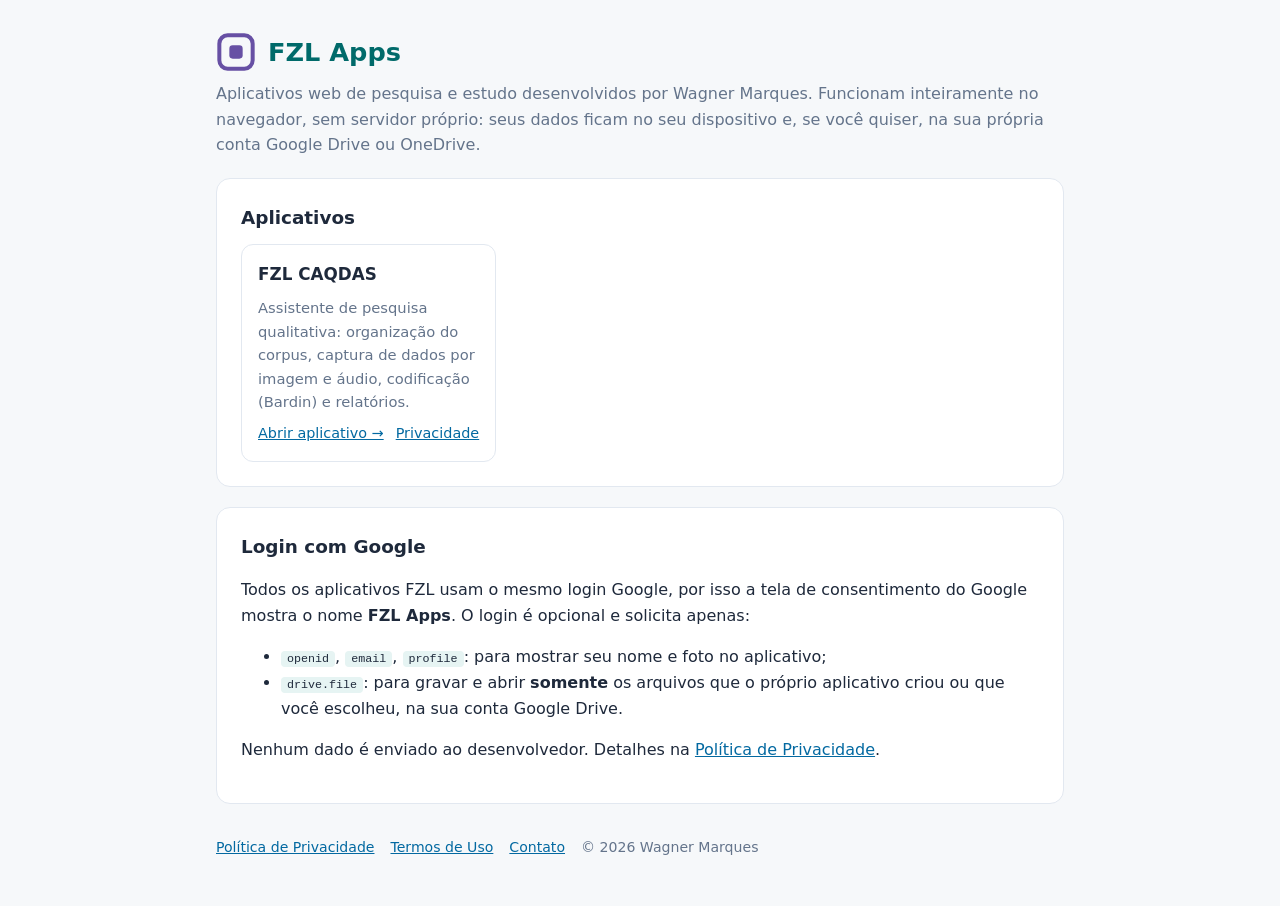
<file: index.html>
<!doctype html>
<html lang="pt-BR">
  <head>
    <meta charset="utf-8" />
    <meta name="viewport" content="width=device-width, initial-scale=1" />
    <title>FZL Apps</title>
    <meta
      name="description"
      content="FZL Apps: aplicativos web de pesquisa e estudo que funcionam no navegador, com login Google opcional e dados no seu dispositivo ou na sua própria nuvem."
    />
    <link rel="icon" href="favicon.svg" type="image/svg+xml" />
    <link rel="stylesheet" href="style.css" />
  </head>
  <body>
    <div class="wrap">
      <header class="site">
        <img src="favicon.svg" alt="" />
        <h1>FZL Apps</h1>
      </header>
      <p class="lead">
        Aplicativos web de pesquisa e estudo desenvolvidos por Wagner Marques. Funcionam inteiramente no navegador, sem
        servidor próprio: seus dados ficam no seu dispositivo e, se você quiser, na sua própria conta Google Drive ou
        OneDrive.
      </p>

      <div id="context" class="context" role="status"></div>

      <section class="card">
        <h2>Aplicativos</h2>
        <div id="apps" class="apps"></div>
      </section>

      <section class="card">
        <h2>Login com Google</h2>
        <p>
          Todos os aplicativos FZL usam o mesmo login Google, por isso a tela de consentimento do Google mostra o nome
          <strong>FZL Apps</strong>. O login é opcional e solicita apenas:
        </p>
        <ul>
          <li><code>openid</code>, <code>email</code>, <code>profile</code>: para mostrar seu nome e foto no aplicativo;</li>
          <li>
            <code>drive.file</code>: para gravar e abrir <strong>somente</strong> os arquivos que o próprio aplicativo criou
            ou que você escolheu, na sua conta Google Drive.
          </li>
        </ul>
        <p>
          Nenhum dado é enviado ao desenvolvedor. Detalhes na
          <a href="privacy.html">Política de Privacidade</a>.
        </p>
      </section>

      <footer>
        <a href="privacy.html">Política de Privacidade</a>
        <a href="terms.html">Termos de Uso</a>
        <a href="mailto:wagnerdocri@gmail.com">Contato</a>
        <span>© 2026 Wagner Marques</span>
      </footer>
    </div>

    <script src="apps.js"></script>
    <script>
      ;(function () {
        var apps = window.FZL_APPS || []
        var params = new URLSearchParams(location.search)
        var current = params.get('app')
        var list = document.getElementById('apps')

        apps.forEach(function (app) {
          var el = document.createElement('article')
          el.className = 'app' + (app.id === current ? ' current' : '')
          var h = document.createElement('h3')
          h.textContent = app.name
          var p = document.createElement('p')
          p.textContent = app.description
          var links = document.createElement('div')
          links.className = 'links'
          var open = document.createElement('a')
          open.href = app.url
          open.textContent = 'Abrir aplicativo →'
          var priv = document.createElement('a')
          priv.href = app.privacy
          priv.textContent = 'Privacidade'
          links.append(open, priv)
          el.append(h, p, links)
          list.append(el)
        })

        var match = apps.find(function (a) {
          return a.id === current
        })
        if (match) {
          var ctx = document.getElementById('context')
          ctx.textContent = ''
          var strong = document.createElement('strong')
          strong.textContent = match.name
          var back = document.createElement('a')
          back.href = match.url
          back.textContent = 'Voltar ao ' + match.name
          ctx.append('Você chegou aqui a partir do ', strong, ', que faz parte dos FZL Apps. ', back, '.')
          ctx.classList.add('show')
        }
      })()
    </script>
  </body>
</html>
</file>
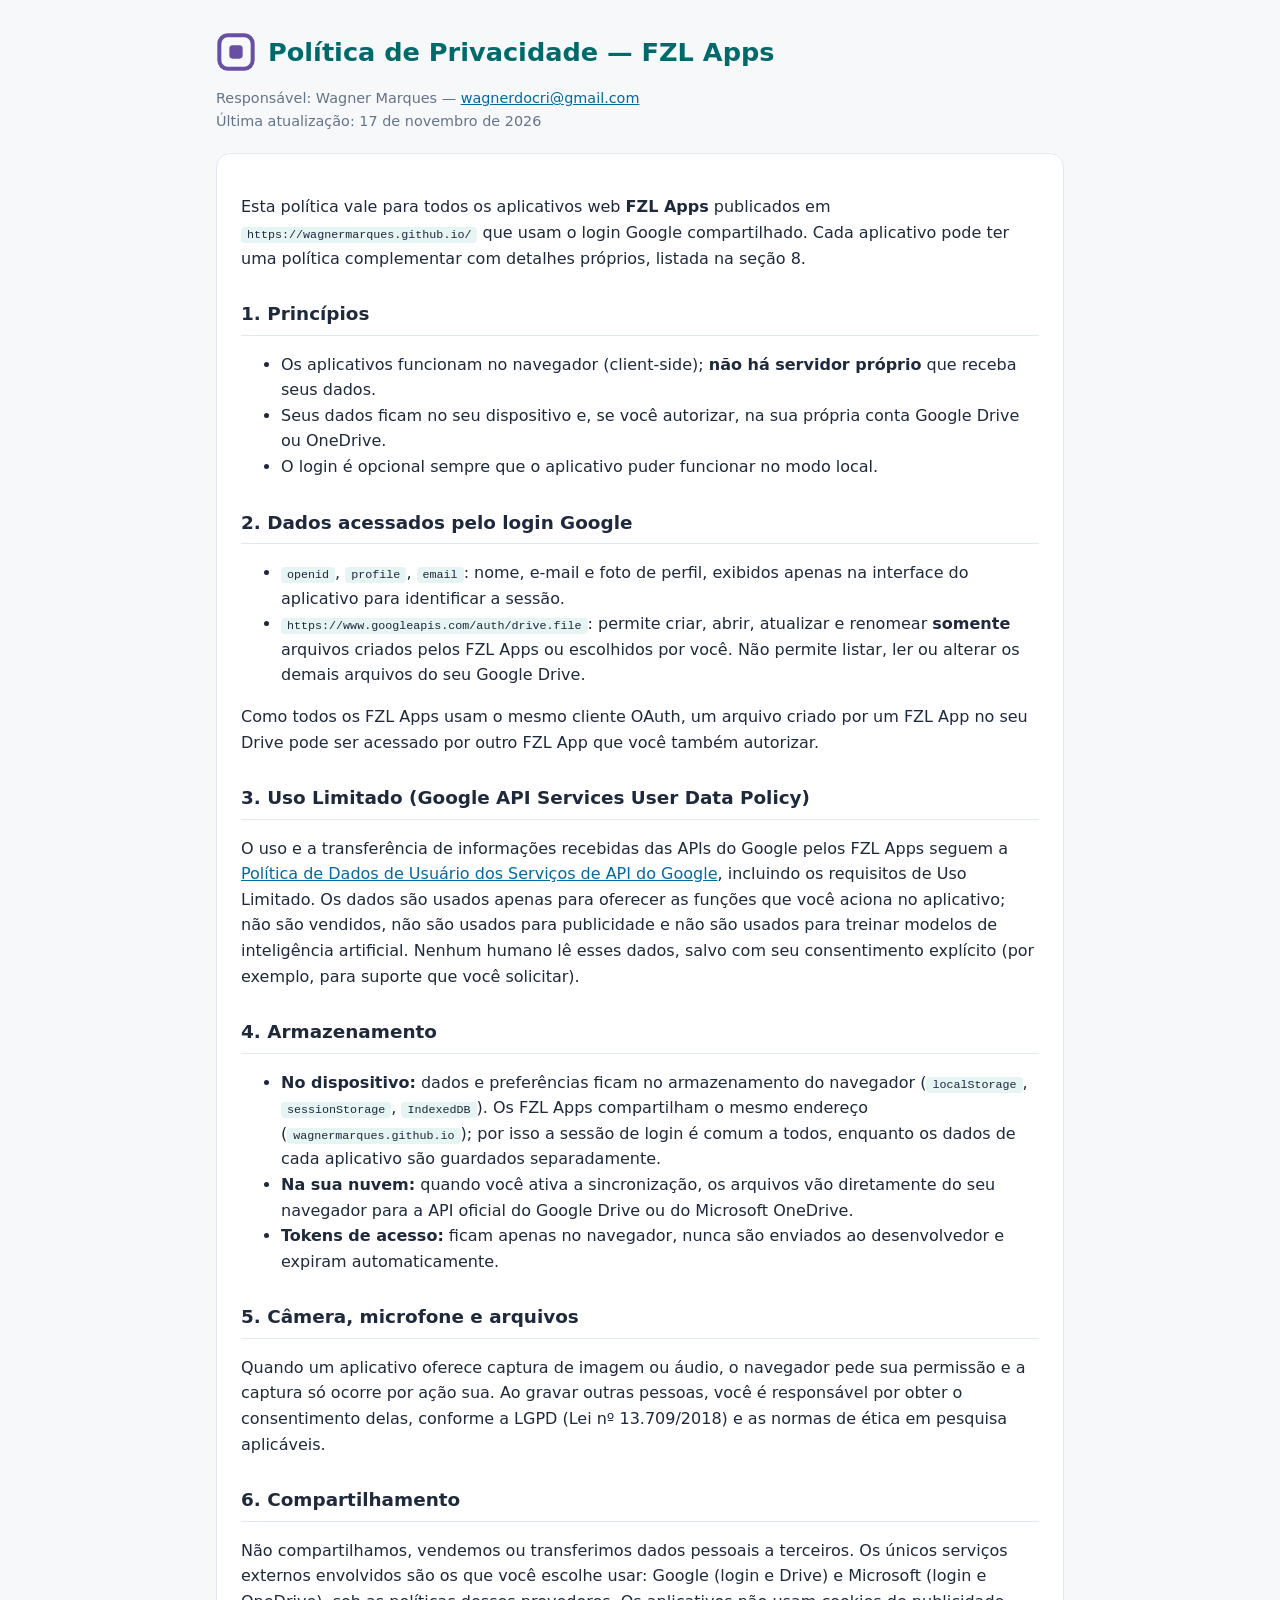
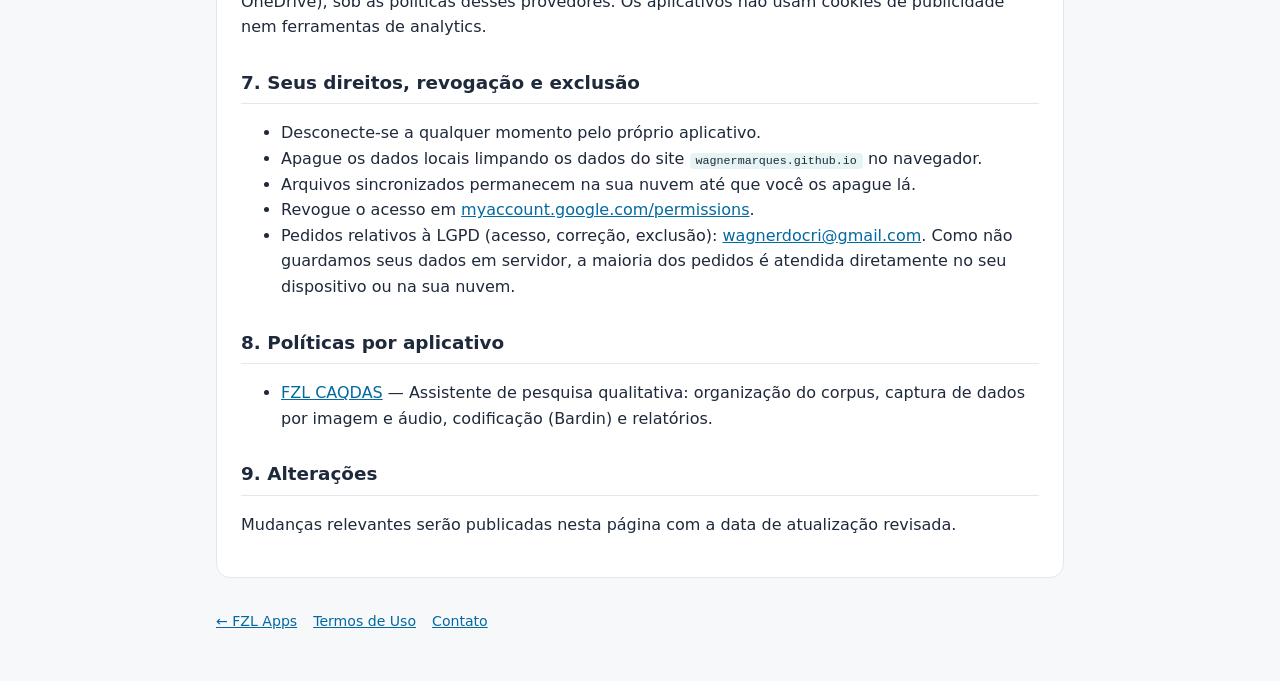
<file: privacidade.html>
<!doctype html>
<html lang="pt-BR">
  <head>
    <meta charset="utf-8" />
    <meta name="viewport" content="width=device-width, initial-scale=1" />
    <title>Política de Privacidade — FZL Apps</title>
    <link rel="icon" href="favicon.svg" type="image/svg+xml" />
    <link rel="stylesheet" href="style.css" />
    <link rel="canonical" href="https://wagnermarques.github.io/privacy.html" />
  </head>
  <body>
    <div class="wrap">
      <header class="site">
        <img src="favicon.svg" alt="" />
        <h1>Política de Privacidade — FZL Apps</h1>
      </header>
      <p class="meta">
        Responsável: Wagner Marques — <a href="mailto:wagnerdocri@gmail.com">wagnerdocri@gmail.com</a><br />
        Última atualização: 17 de novembro de 2026
      </p>

      <article class="card doc">
        <p>
          Esta política vale para todos os aplicativos web <strong>FZL Apps</strong> publicados em
          <code>https://wagnermarques.github.io/</code> que usam o login Google compartilhado. Cada aplicativo pode ter
          uma política complementar com detalhes próprios, listada na seção 8.
        </p>

        <h2>1. Princípios</h2>
        <ul>
          <li>Os aplicativos funcionam no navegador (client-side); <strong>não há servidor próprio</strong> que receba seus dados.</li>
          <li>Seus dados ficam no seu dispositivo e, se você autorizar, na sua própria conta Google Drive ou OneDrive.</li>
          <li>O login é opcional sempre que o aplicativo puder funcionar no modo local.</li>
        </ul>

        <h2>2. Dados acessados pelo login Google</h2>
        <ul>
          <li>
            <code>openid</code>, <code>profile</code>, <code>email</code>: nome, e-mail e foto de perfil, exibidos apenas na
            interface do aplicativo para identificar a sessão.
          </li>
          <li>
            <code>https://www.googleapis.com/auth/drive.file</code>: permite criar, abrir, atualizar e renomear
            <strong>somente</strong> arquivos criados pelos FZL Apps ou escolhidos por você. Não permite listar, ler ou
            alterar os demais arquivos do seu Google Drive.
          </li>
        </ul>
        <p>
          Como todos os FZL Apps usam o mesmo cliente OAuth, um arquivo criado por um FZL App no seu Drive pode ser acessado
          por outro FZL App que você também autorizar.
        </p>

        <h2>3. Uso Limitado (Google API Services User Data Policy)</h2>
        <p>
          O uso e a transferência de informações recebidas das APIs do Google pelos FZL Apps seguem a
          <a href="https://developers.google.com/terms/api-services-user-data-policy" target="_blank" rel="noopener noreferrer">
            Política de Dados de Usuário dos Serviços de API do Google</a>, incluindo os requisitos de Uso Limitado. Os dados
          são usados apenas para oferecer as funções que você aciona no aplicativo; não são vendidos, não são usados para
          publicidade e não são usados para treinar modelos de inteligência artificial. Nenhum humano lê esses dados, salvo
          com seu consentimento explícito (por exemplo, para suporte que você solicitar).
        </p>

        <h2>4. Armazenamento</h2>
        <ul>
          <li>
            <strong>No dispositivo:</strong> dados e preferências ficam no armazenamento do navegador
            (<code>localStorage</code>, <code>sessionStorage</code>, <code>IndexedDB</code>). Os FZL Apps compartilham o
            mesmo endereço (<code>wagnermarques.github.io</code>); por isso a sessão de login é comum a todos, enquanto os
            dados de cada aplicativo são guardados separadamente.
          </li>
          <li>
            <strong>Na sua nuvem:</strong> quando você ativa a sincronização, os arquivos vão diretamente do seu navegador
            para a API oficial do Google Drive ou do Microsoft OneDrive.
          </li>
          <li>
            <strong>Tokens de acesso:</strong> ficam apenas no navegador, nunca são enviados ao desenvolvedor e expiram
            automaticamente.
          </li>
        </ul>

        <h2>5. Câmera, microfone e arquivos</h2>
        <p>
          Quando um aplicativo oferece captura de imagem ou áudio, o navegador pede sua permissão e a captura só ocorre por
          ação sua. Ao gravar outras pessoas, você é responsável por obter o consentimento delas, conforme a LGPD
          (Lei nº 13.709/2018) e as normas de ética em pesquisa aplicáveis.
        </p>

        <h2>6. Compartilhamento</h2>
        <p>
          Não compartilhamos, vendemos ou transferimos dados pessoais a terceiros. Os únicos serviços externos envolvidos
          são os que você escolhe usar: Google (login e Drive) e Microsoft (login e OneDrive), sob as políticas desses
          provedores. Os aplicativos não usam cookies de publicidade nem ferramentas de analytics.
        </p>

        <h2>7. Seus direitos, revogação e exclusão</h2>
        <ul>
          <li>Desconecte-se a qualquer momento pelo próprio aplicativo.</li>
          <li>Apague os dados locais limpando os dados do site <code>wagnermarques.github.io</code> no navegador.</li>
          <li>Arquivos sincronizados permanecem na sua nuvem até que você os apague lá.</li>
          <li>
            Revogue o acesso em
            <a href="https://myaccount.google.com/permissions" target="_blank" rel="noopener noreferrer">myaccount.google.com/permissions</a>.
          </li>
          <li>
            Pedidos relativos à LGPD (acesso, correção, exclusão): <a href="mailto:wagnerdocri@gmail.com">wagnerdocri@gmail.com</a>.
            Como não guardamos seus dados em servidor, a maioria dos pedidos é atendida diretamente no seu dispositivo ou
            na sua nuvem.
          </li>
        </ul>

        <h2>8. Políticas por aplicativo</h2>
        <ul id="app-policies"></ul>

        <h2>9. Alterações</h2>
        <p>Mudanças relevantes serão publicadas nesta página com a data de atualização revisada.</p>
      </article>

      <footer>
        <a href="./">← FZL Apps</a>
        <a href="terms.html">Termos de Uso</a>
        <a href="mailto:wagnerdocri@gmail.com">Contato</a>
      </footer>
    </div>

    <script src="apps.js"></script>
    <script>
      ;(function () {
        var ul = document.getElementById('app-policies')
        ;(window.FZL_APPS || []).forEach(function (app) {
          var li = document.createElement('li')
          var a = document.createElement('a')
          a.href = app.privacy
          a.textContent = app.name
          li.append(a, ' — ' + app.description)
          ul.append(li)
        })
      })()
    </script>
    <noscript>
      <p class="wrap">
        Política do FZL CAQDAS:
        <a href="https://wagnermarques.github.io/fzl-caqdas/privacy.html">wagnermarques.github.io/fzl-caqdas/privacy.html</a>
      </p>
    </noscript>
  </body>
</html>
</file>
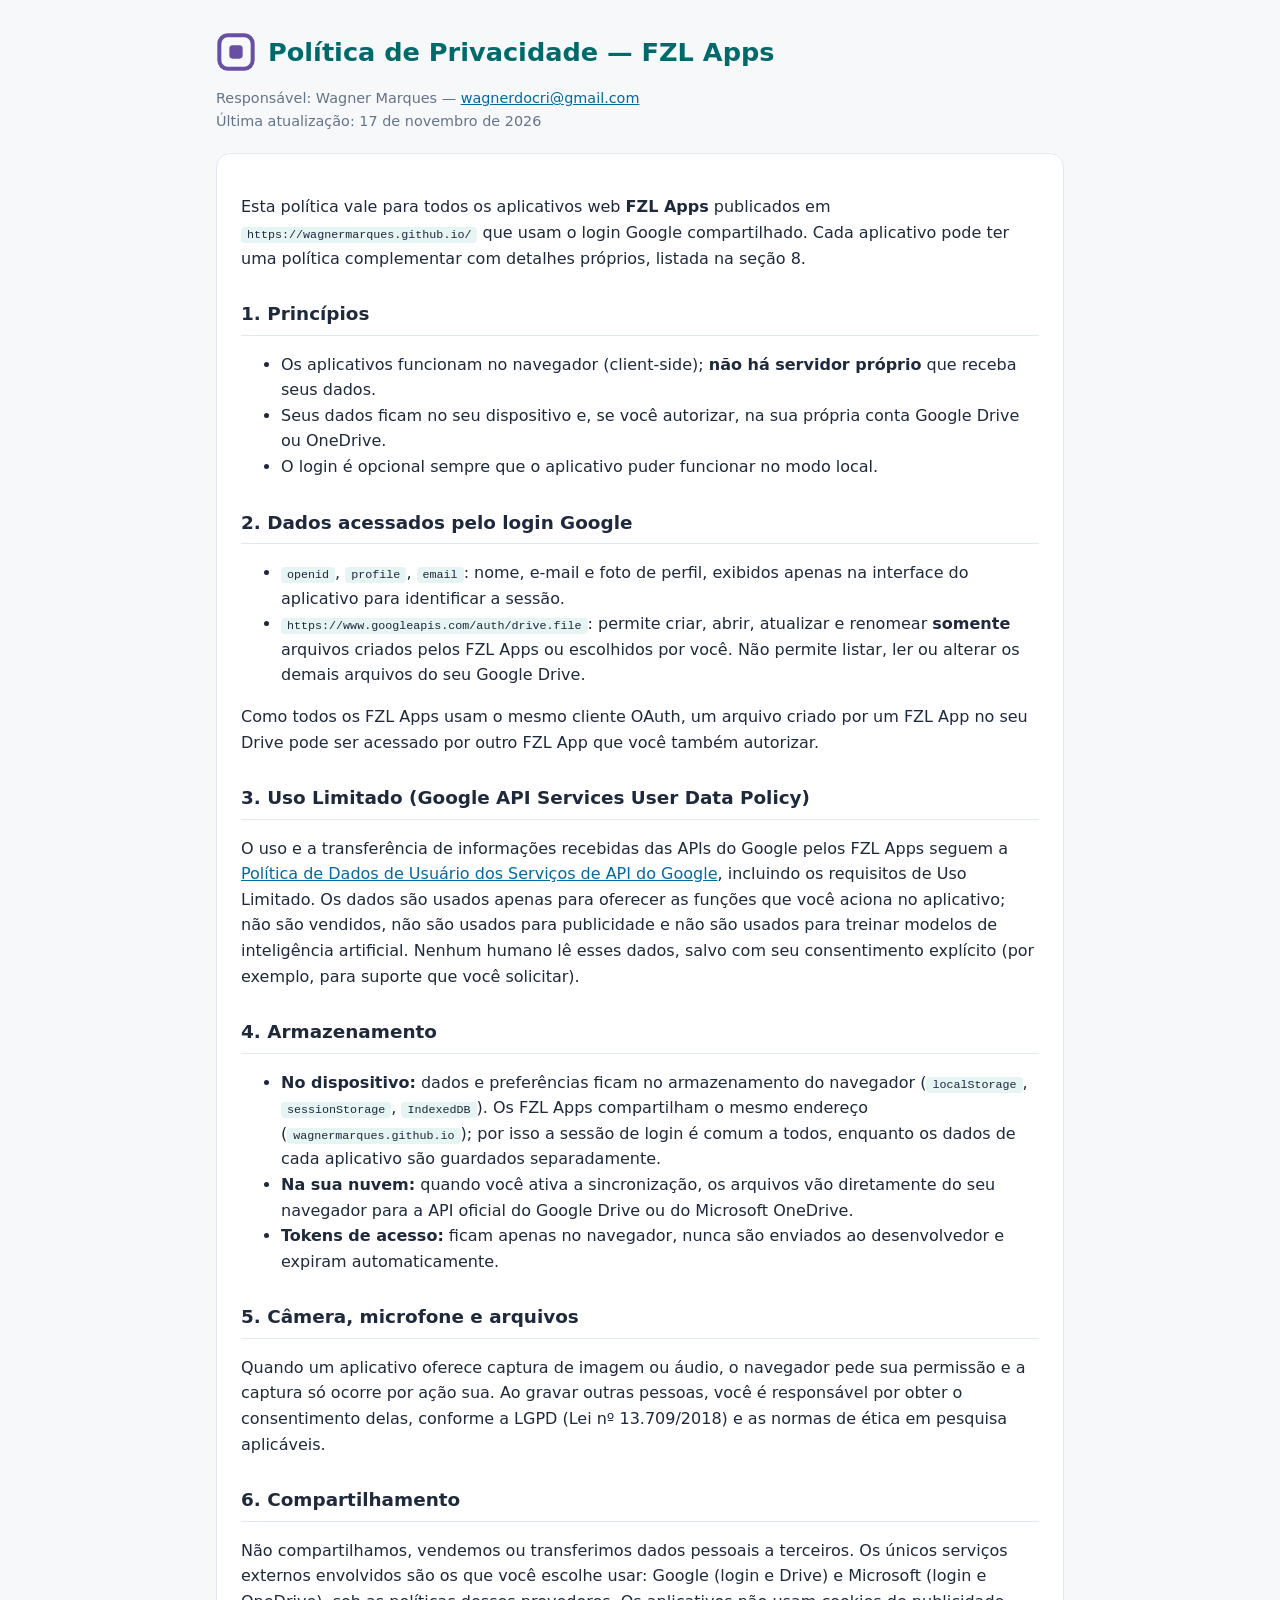
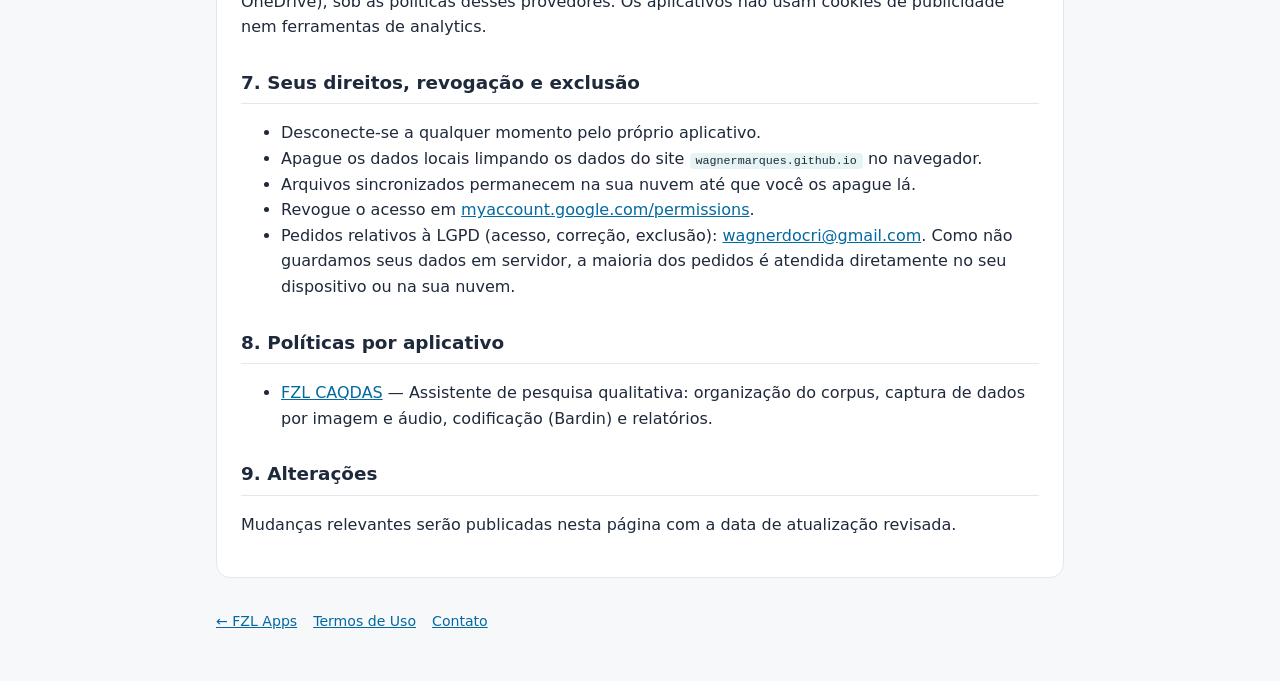
<file: privacy.html>
<!doctype html>
<html lang="pt-BR">
  <head>
    <meta charset="utf-8" />
    <meta name="viewport" content="width=device-width, initial-scale=1" />
    <title>Política de Privacidade — FZL Apps</title>
    <link rel="icon" href="favicon.svg" type="image/svg+xml" />
    <link rel="stylesheet" href="style.css" />
  </head>
  <body>
    <div class="wrap">
      <header class="site">
        <img src="favicon.svg" alt="" />
        <h1>Política de Privacidade — FZL Apps</h1>
      </header>
      <p class="meta">
        Responsável: Wagner Marques — <a href="mailto:wagnerdocri@gmail.com">wagnerdocri@gmail.com</a><br />
        Última atualização: 17 de novembro de 2026
      </p>

      <article class="card doc">
        <p>
          Esta política vale para todos os aplicativos web <strong>FZL Apps</strong> publicados em
          <code>https://wagnermarques.github.io/</code> que usam o login Google compartilhado. Cada aplicativo pode ter
          uma política complementar com detalhes próprios, listada na seção 8.
        </p>

        <h2>1. Princípios</h2>
        <ul>
          <li>Os aplicativos funcionam no navegador (client-side); <strong>não há servidor próprio</strong> que receba seus dados.</li>
          <li>Seus dados ficam no seu dispositivo e, se você autorizar, na sua própria conta Google Drive ou OneDrive.</li>
          <li>O login é opcional sempre que o aplicativo puder funcionar no modo local.</li>
        </ul>

        <h2>2. Dados acessados pelo login Google</h2>
        <ul>
          <li>
            <code>openid</code>, <code>profile</code>, <code>email</code>: nome, e-mail e foto de perfil, exibidos apenas na
            interface do aplicativo para identificar a sessão.
          </li>
          <li>
            <code>https://www.googleapis.com/auth/drive.file</code>: permite criar, abrir, atualizar e renomear
            <strong>somente</strong> arquivos criados pelos FZL Apps ou escolhidos por você. Não permite listar, ler ou
            alterar os demais arquivos do seu Google Drive.
          </li>
        </ul>
        <p>
          Como todos os FZL Apps usam o mesmo cliente OAuth, um arquivo criado por um FZL App no seu Drive pode ser acessado
          por outro FZL App que você também autorizar.
        </p>

        <h2>3. Uso Limitado (Google API Services User Data Policy)</h2>
        <p>
          O uso e a transferência de informações recebidas das APIs do Google pelos FZL Apps seguem a
          <a href="https://developers.google.com/terms/api-services-user-data-policy" target="_blank" rel="noopener noreferrer">
            Política de Dados de Usuário dos Serviços de API do Google</a>, incluindo os requisitos de Uso Limitado. Os dados
          são usados apenas para oferecer as funções que você aciona no aplicativo; não são vendidos, não são usados para
          publicidade e não são usados para treinar modelos de inteligência artificial. Nenhum humano lê esses dados, salvo
          com seu consentimento explícito (por exemplo, para suporte que você solicitar).
        </p>

        <h2>4. Armazenamento</h2>
        <ul>
          <li>
            <strong>No dispositivo:</strong> dados e preferências ficam no armazenamento do navegador
            (<code>localStorage</code>, <code>sessionStorage</code>, <code>IndexedDB</code>). Os FZL Apps compartilham o
            mesmo endereço (<code>wagnermarques.github.io</code>); por isso a sessão de login é comum a todos, enquanto os
            dados de cada aplicativo são guardados separadamente.
          </li>
          <li>
            <strong>Na sua nuvem:</strong> quando você ativa a sincronização, os arquivos vão diretamente do seu navegador
            para a API oficial do Google Drive ou do Microsoft OneDrive.
          </li>
          <li>
            <strong>Tokens de acesso:</strong> ficam apenas no navegador, nunca são enviados ao desenvolvedor e expiram
            automaticamente.
          </li>
        </ul>

        <h2>5. Câmera, microfone e arquivos</h2>
        <p>
          Quando um aplicativo oferece captura de imagem ou áudio, o navegador pede sua permissão e a captura só ocorre por
          ação sua. Ao gravar outras pessoas, você é responsável por obter o consentimento delas, conforme a LGPD
          (Lei nº 13.709/2018) e as normas de ética em pesquisa aplicáveis.
        </p>

        <h2>6. Compartilhamento</h2>
        <p>
          Não compartilhamos, vendemos ou transferimos dados pessoais a terceiros. Os únicos serviços externos envolvidos
          são os que você escolhe usar: Google (login e Drive) e Microsoft (login e OneDrive), sob as políticas desses
          provedores. Os aplicativos não usam cookies de publicidade nem ferramentas de analytics.
        </p>

        <h2>7. Seus direitos, revogação e exclusão</h2>
        <ul>
          <li>Desconecte-se a qualquer momento pelo próprio aplicativo.</li>
          <li>Apague os dados locais limpando os dados do site <code>wagnermarques.github.io</code> no navegador.</li>
          <li>Arquivos sincronizados permanecem na sua nuvem até que você os apague lá.</li>
          <li>
            Revogue o acesso em
            <a href="https://myaccount.google.com/permissions" target="_blank" rel="noopener noreferrer">myaccount.google.com/permissions</a>.
          </li>
          <li>
            Pedidos relativos à LGPD (acesso, correção, exclusão): <a href="mailto:wagnerdocri@gmail.com">wagnerdocri@gmail.com</a>.
            Como não guardamos seus dados em servidor, a maioria dos pedidos é atendida diretamente no seu dispositivo ou
            na sua nuvem.
          </li>
        </ul>

        <h2>8. Políticas por aplicativo</h2>
        <ul id="app-policies"></ul>

        <h2>9. Alterações</h2>
        <p>Mudanças relevantes serão publicadas nesta página com a data de atualização revisada.</p>
      </article>

      <footer>
        <a href="./">← FZL Apps</a>
        <a href="terms.html">Termos de Uso</a>
        <a href="mailto:wagnerdocri@gmail.com">Contato</a>
      </footer>
    </div>

    <script src="apps.js"></script>
    <script>
      ;(function () {
        var ul = document.getElementById('app-policies')
        ;(window.FZL_APPS || []).forEach(function (app) {
          var li = document.createElement('li')
          var a = document.createElement('a')
          a.href = app.privacy
          a.textContent = app.name
          li.append(a, ' — ' + app.description)
          ul.append(li)
        })
      })()
    </script>
    <noscript>
      <p class="wrap">
        Política do FZL CAQDAS:
        <a href="https://wagnermarques.github.io/fzl-caqdas/privacy.html">wagnermarques.github.io/fzl-caqdas/privacy.html</a>
      </p>
    </noscript>
  </body>
</html>
</file>
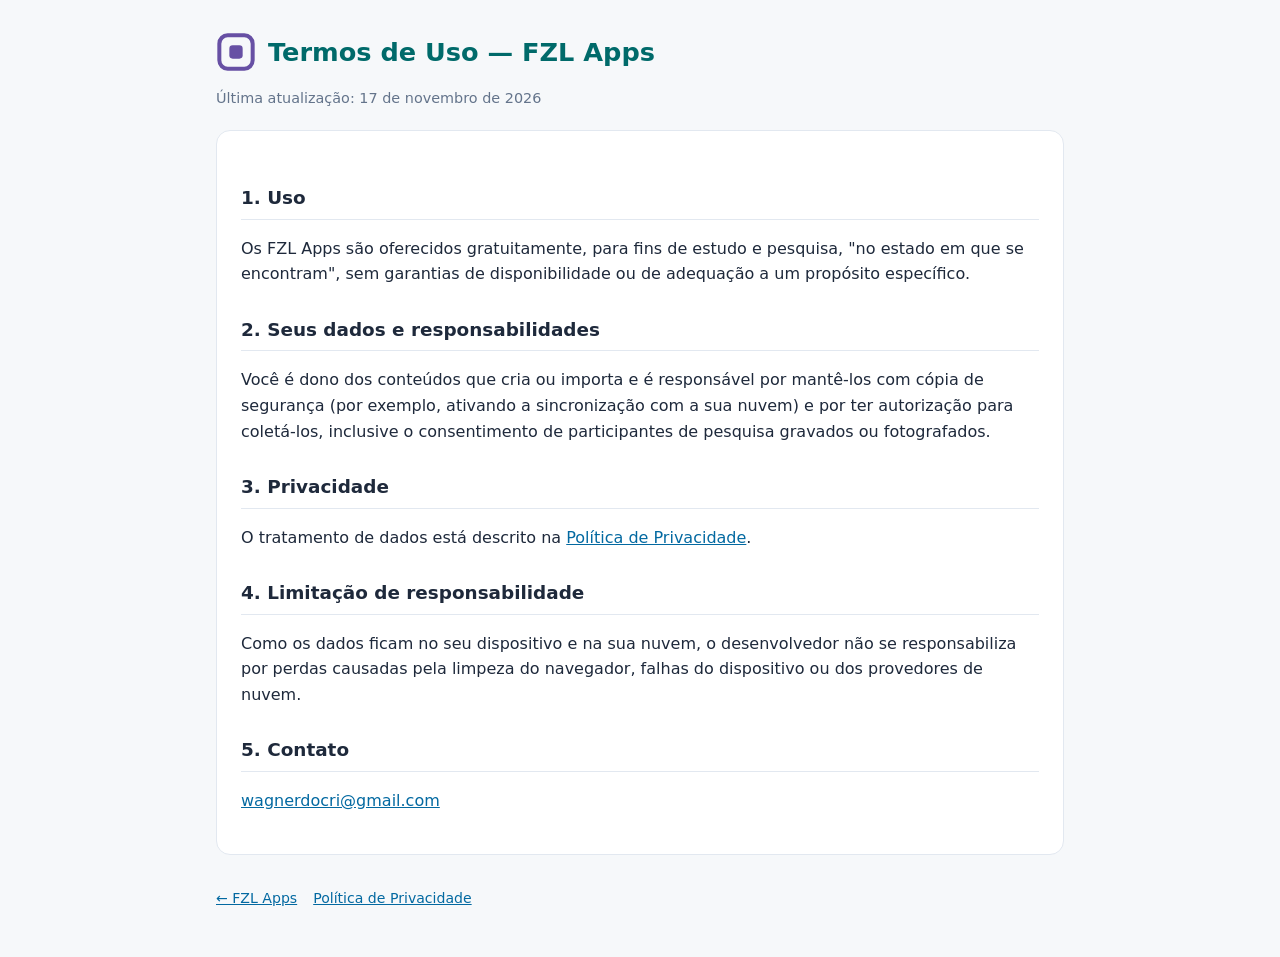
<file: terms.html>
<!doctype html>
<html lang="pt-BR">
  <head>
    <meta charset="utf-8" />
    <meta name="viewport" content="width=device-width, initial-scale=1" />
    <title>Termos de Uso — FZL Apps</title>
    <link rel="icon" href="favicon.svg" type="image/svg+xml" />
    <link rel="stylesheet" href="style.css" />
  </head>
  <body>
    <div class="wrap">
      <header class="site">
        <img src="favicon.svg" alt="" />
        <h1>Termos de Uso — FZL Apps</h1>
      </header>
      <p class="meta">Última atualização: 17 de novembro de 2026</p>

      <article class="card doc">
        <h2>1. Uso</h2>
        <p>
          Os FZL Apps são oferecidos gratuitamente, para fins de estudo e pesquisa, "no estado em que se encontram", sem
          garantias de disponibilidade ou de adequação a um propósito específico.
        </p>

        <h2>2. Seus dados e responsabilidades</h2>
        <p>
          Você é dono dos conteúdos que cria ou importa e é responsável por mantê-los com cópia de segurança (por exemplo,
          ativando a sincronização com a sua nuvem) e por ter autorização para coletá-los, inclusive o consentimento de
          participantes de pesquisa gravados ou fotografados.
        </p>

        <h2>3. Privacidade</h2>
        <p>O tratamento de dados está descrito na <a href="privacy.html">Política de Privacidade</a>.</p>

        <h2>4. Limitação de responsabilidade</h2>
        <p>
          Como os dados ficam no seu dispositivo e na sua nuvem, o desenvolvedor não se responsabiliza por perdas causadas
          pela limpeza do navegador, falhas do dispositivo ou dos provedores de nuvem.
        </p>

        <h2>5. Contato</h2>
        <p><a href="mailto:wagnerdocri@gmail.com">wagnerdocri@gmail.com</a></p>
      </article>

      <footer>
        <a href="./">← FZL Apps</a>
        <a href="privacy.html">Política de Privacidade</a>
      </footer>
    </div>
  </body>
</html>
</file>
<file: style.css>
:root {
  --bg: #f6f8fa;
  --surface: #ffffff;
  --text: #1e293b;
  --muted: #64748b;
  --border: #e2e8f0;
  --primary: #006a6a;
  --primary-soft: #e6f4f3;
  --link: #0369a1;
  color-scheme: light dark;
}
@media (prefers-color-scheme: dark) {
  :root {
    --bg: #0f1416;
    --surface: #182024;
    --text: #e2e8f0;
    --muted: #94a3b8;
    --border: #2a3539;
    --primary: #4fd1c5;
    --primary-soft: #16302f;
    --link: #7dd3fc;
  }
}
* { box-sizing: border-box; }
body {
  margin: 0;
  font-family: system-ui, -apple-system, 'Segoe UI', Roboto, sans-serif;
  line-height: 1.6;
  color: var(--text);
  background: var(--bg);
}
a { color: var(--link); }
.wrap { max-width: 880px; margin: 0 auto; padding: 32px 16px 48px; }
header.site { display: flex; align-items: center; gap: 12px; margin-bottom: 8px; }
header.site img { width: 40px; height: 40px; }
header.site h1 { margin: 0; font-size: 1.6rem; color: var(--primary); }
.lead { color: var(--muted); margin-top: 4px; }
.card {
  background: var(--surface);
  border: 1px solid var(--border);
  border-radius: 14px;
  padding: 24px;
  margin-top: 20px;
}
.context {
  display: none;
  border-left: 4px solid var(--primary);
  background: var(--primary-soft);
  padding: 12px 16px;
  border-radius: 0 10px 10px 0;
  margin-top: 20px;
}
.context.show { display: block; }
.apps { display: grid; grid-template-columns: repeat(auto-fill, minmax(240px, 1fr)); gap: 16px; margin-top: 12px; }
.app {
  border: 1px solid var(--border);
  border-radius: 12px;
  padding: 16px;
  background: var(--surface);
  display: flex;
  flex-direction: column;
  gap: 8px;
}
.app.current { border-color: var(--primary); box-shadow: 0 0 0 2px var(--primary-soft); }
.app h3 { margin: 0; font-size: 1.05rem; }
.app p { margin: 0; color: var(--muted); font-size: 0.92rem; flex: 1; }
.app .links { display: flex; gap: 12px; flex-wrap: wrap; font-size: 0.9rem; }
h2 { font-size: 1.15rem; margin: 0 0 8px; }
.doc h2 { margin-top: 28px; padding-bottom: 6px; border-bottom: 1px solid var(--border); }
.doc h3 { margin-top: 18px; font-size: 1rem; }
code { background: var(--primary-soft); padding: 1px 6px; border-radius: 4px; font-size: 0.9em; }
.meta { color: var(--muted); font-size: 0.9rem; }
footer { margin-top: 32px; color: var(--muted); font-size: 0.88rem; display: flex; gap: 16px; flex-wrap: wrap; }
</file>
